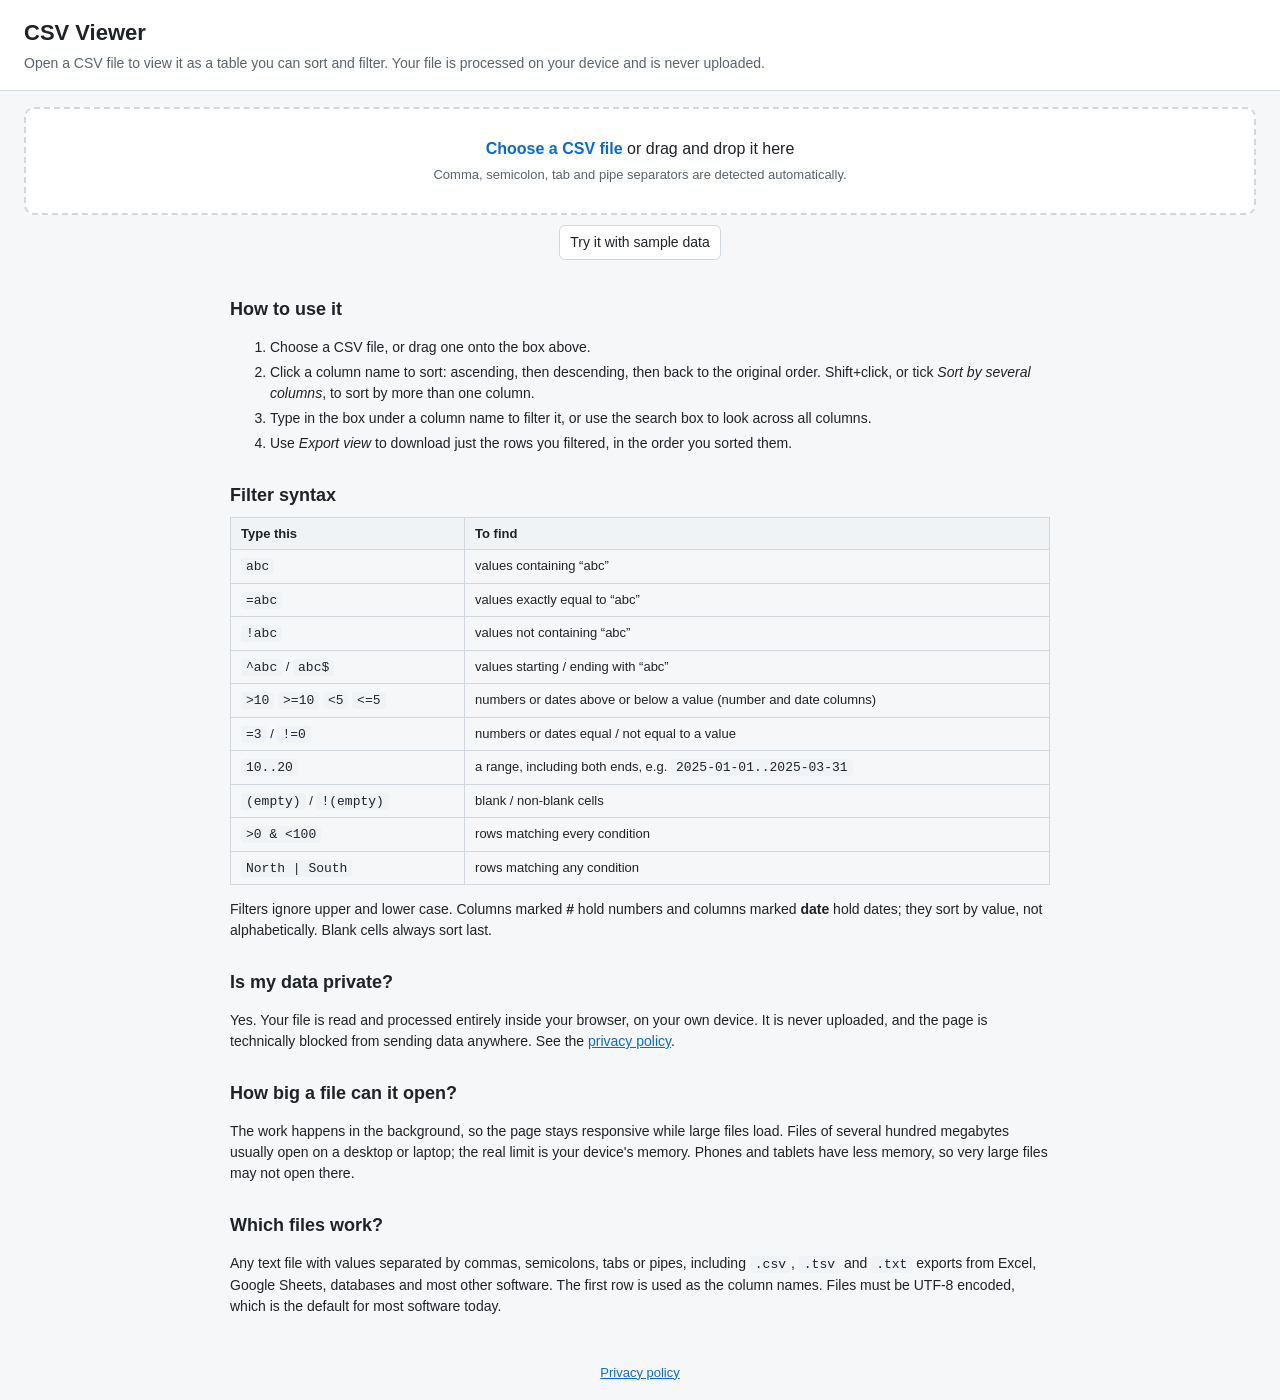
<file: index.html>
<!DOCTYPE html>
<html lang="en">
<head>
<meta charset="UTF-8">
<meta name="viewport" content="width=device-width, initial-scale=1">
<!-- connect-src 'none' means the page cannot send data anywhere: your file never leaves the browser. -->
<meta http-equiv="Content-Security-Policy" content="default-src 'self'; script-src 'self'; style-src 'self'; img-src 'self' data:; worker-src blob:; connect-src 'none'; object-src 'none'; base-uri 'none'; form-action 'none'">
<title>CSV Viewer – Open, Sort and Filter CSV Files Online (Free and Private)</title>
<meta name="description" content="Free online CSV viewer. Open large CSV files in your browser, then sort and filter any column. Your file is processed on your device and is never uploaded.">
<link rel="canonical" href="https://example.com/">
<meta name="theme-color" content="#0969da">
<link rel="icon" href="favicon.svg" type="image/svg+xml">
<link rel="apple-touch-icon" href="apple-touch-icon.png">
<link rel="manifest" href="site.webmanifest">

<meta property="og:type" content="website">
<meta property="og:site_name" content="CSV Viewer">
<meta property="og:title" content="CSV Viewer – sort and filter CSV files in your browser">
<meta property="og:description" content="Open large CSV files and sort or filter any column. Free, fast and private: your file never leaves your device.">
<meta property="og:url" content="https://example.com/">
<meta property="og:image" content="https://example.com/og-image.png">
<meta property="og:image:width" content="1200">
<meta property="og:image:height" content="630">
<meta property="og:image:alt" content="CSV Viewer showing a sortable, filterable table">
<meta name="twitter:card" content="summary_large_image">

<script type="application/ld+json">
{
  "@context": "https://schema.org",
  "@type": "WebApplication",
  "name": "CSV Viewer",
  "url": "https://example.com/",
  "description": "Free online CSV viewer that sorts and filters CSV files in the browser without uploading them.",
  "applicationCategory": "UtilitiesApplication",
  "operatingSystem": "Any",
  "browserRequirements": "Requires a modern web browser with JavaScript",
  "offers": { "@type": "Offer", "price": "0", "priceCurrency": "USD" }
}
</script>
<link rel="stylesheet" href="styles.css">
</head>
<body>
<header class="site">
  <h1>CSV Viewer</h1>
  <p class="sub">Open a CSV file to view it as a table you can sort and filter. Your file is processed on your device and is never uploaded.</p>
</header>

<main>
  <noscript><p class="error">This tool needs JavaScript. Please enable it and reload the page.</p></noscript>

  <label id="drop" class="drop">
    <input type="file" id="file" class="sr-only" accept=".csv,.tsv,.txt,text/csv,text/tab-separated-values">
    <span class="drop-title"><strong>Choose a CSV file</strong> or drag and drop it here</span>
    <span class="drop-hint" id="fileName">Comma, semicolon, tab and pipe separators are detected automatically.</span>
  </label>
  <p class="actions"><button type="button" id="sample">Try it with sample data</button></p>

  <div id="loading" class="loading" hidden>
    <progress id="bar" max="1" value="0" aria-label="Loading progress"></progress>
    <span id="loadText" aria-live="polite"></span>
    <button type="button" id="cancel">Cancel</button>
  </div>
  <p id="error" class="error" role="alert" hidden></p>
  <p id="note" class="note" hidden></p>

  <section id="viewer" aria-label="Table" hidden>
    <div class="toolbar">
      <input type="search" id="global" placeholder="Search all columns…" aria-label="Search all columns">
      <label class="check"><input type="checkbox" id="multi"> Sort by several columns</label>
      <button type="button" id="clear">Clear filters and sort</button>
      <button type="button" id="export" title="Download the filtered and sorted rows as a CSV file">Export view</button>
    </div>
    <div class="pager">
      <label>Rows per page
        <select id="pageSize">
          <option>25</option><option selected>100</option><option>500</option><option>1000</option><option>5000</option>
        </select>
      </label>
      <button type="button" id="prev" aria-label="Previous page">‹ Prev</button>
      <span id="pageInfo"></span>
      <button type="button" id="next" aria-label="Next page">Next ›</button>
    </div>
    <p class="status" aria-live="polite"><span id="statusText"></span> <span id="busy" class="busy" hidden>Working…</span></p>
    <div class="wrap">
      <table id="table">
        <thead></thead>
        <tbody></tbody>
      </table>
    </div>
    <p class="hint">Tap or click a column name to sort. Type in the box under a column name to filter. <a href="#filters">Filter help</a></p>
  </section>

  <article class="content">
    <h2>How to use it</h2>
    <ol>
      <li>Choose a CSV file, or drag one onto the box above.</li>
      <li>Click a column name to sort: ascending, then descending, then back to the original order. Shift+click, or tick <em>Sort by several columns</em>, to sort by more than one column.</li>
      <li>Type in the box under a column name to filter it, or use the search box to look across all columns.</li>
      <li>Use <em>Export view</em> to download just the rows you filtered, in the order you sorted them.</li>
    </ol>

    <h2 id="filters">Filter syntax</h2>
    <table class="syntax">
      <thead><tr><th scope="col">Type this</th><th scope="col">To find</th></tr></thead>
      <tbody>
        <tr><td><code>abc</code></td><td>values containing “abc”</td></tr>
        <tr><td><code>=abc</code></td><td>values exactly equal to “abc”</td></tr>
        <tr><td><code>!abc</code></td><td>values not containing “abc”</td></tr>
        <tr><td><code>^abc</code> / <code>abc$</code></td><td>values starting / ending with “abc”</td></tr>
        <tr><td><code>&gt;10</code> <code>&gt;=10</code> <code>&lt;5</code> <code>&lt;=5</code></td><td>numbers or dates above or below a value (number and date columns)</td></tr>
        <tr><td><code>=3</code> / <code>!=0</code></td><td>numbers or dates equal / not equal to a value</td></tr>
        <tr><td><code>10..20</code></td><td>a range, including both ends, e.g. <code>2025-01-01..2025-03-31</code></td></tr>
        <tr><td><code>(empty)</code> / <code>!(empty)</code></td><td>blank / non-blank cells</td></tr>
        <tr><td><code>&gt;0 &amp; &lt;100</code></td><td>rows matching every condition</td></tr>
        <tr><td><code>North | South</code></td><td>rows matching any condition</td></tr>
      </tbody>
    </table>
    <p>Filters ignore upper and lower case. Columns marked <strong>#</strong> hold numbers and columns marked <strong>date</strong> hold dates; they sort by value, not alphabetically. Blank cells always sort last.</p>

    <h2>Is my data private?</h2>
    <p>Yes. Your file is read and processed entirely inside your browser, on your own device. It is never uploaded, and the page is technically blocked from sending data anywhere. See the <a href="privacy.html">privacy policy</a>.</p>

    <h2>How big a file can it open?</h2>
    <p>The work happens in the background, so the page stays responsive while large files load. Files of several hundred megabytes usually open on a desktop or laptop; the real limit is your device's memory. Phones and tablets have less memory, so very large files may not open there.</p>

    <h2>Which files work?</h2>
    <p>Any text file with values separated by commas, semicolons, tabs or pipes, including <code>.csv</code>, <code>.tsv</code> and <code>.txt</code> exports from Excel, Google Sheets, databases and most other software. The first row is used as the column names. Files must be UTF-8 encoded, which is the default for most software today.</p>
  </article>
</main>

<footer class="site">
  <a href="privacy.html">Privacy policy</a>
</footer>

<script src="worker.js"></script>
<script src="app.js"></script>
</body>
</html>
</file>
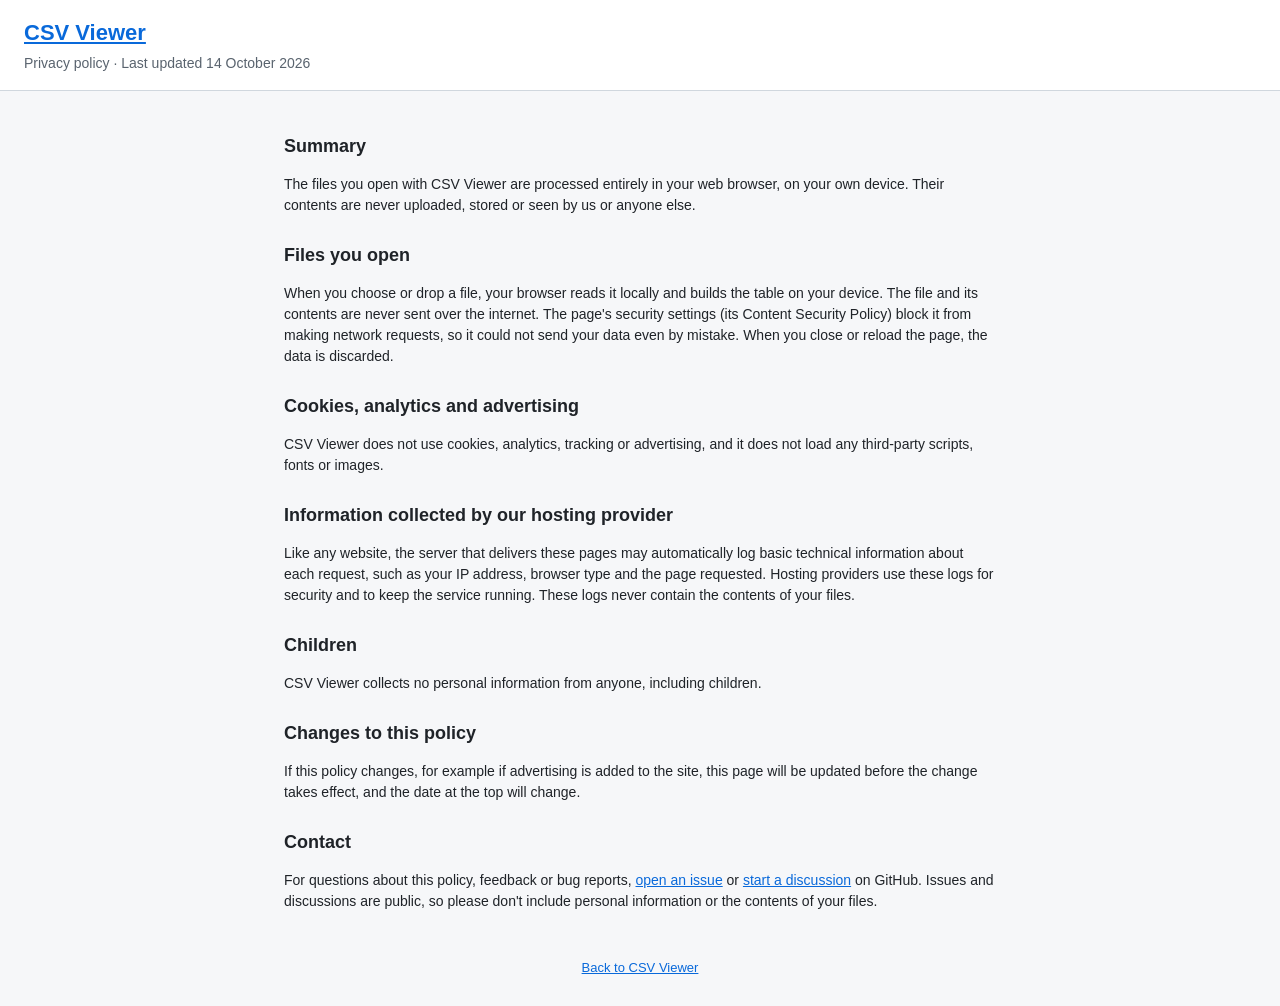
<file: privacy.html>
<!DOCTYPE html>
<html lang="en">
<head>
<meta charset="UTF-8">
<meta name="viewport" content="width=device-width, initial-scale=1">
<meta http-equiv="Content-Security-Policy" content="default-src 'self'; style-src 'self'; img-src 'self' data:; connect-src 'none'; object-src 'none'; base-uri 'none'; form-action 'none'">
<title>Privacy Policy – CSV Viewer</title>
<meta name="description" content="How CSV Viewer handles your data: files are processed on your device and never uploaded.">
<link rel="canonical" href="https://example.com/privacy.html">
<meta name="theme-color" content="#0969da">
<link rel="icon" href="favicon.svg" type="image/svg+xml">
<link rel="apple-touch-icon" href="apple-touch-icon.png">
<link rel="stylesheet" href="styles.css">
</head>
<body>
<header class="site">
  <h1><a href="./index.html">CSV Viewer</a></h1>
  <p class="sub">Privacy policy · Last updated 14 October 2026</p>
</header>

<main class="page">
  <h2>Summary</h2>
  <p>The files you open with CSV Viewer are processed entirely in your web browser, on your own device. Their contents are never uploaded, stored or seen by us or anyone else.</p>

  <h2>Files you open</h2>
  <p>When you choose or drop a file, your browser reads it locally and builds the table on your device. The file and its contents are never sent over the internet. The page's security settings (its Content Security Policy) block it from making network requests, so it could not send your data even by mistake. When you close or reload the page, the data is discarded.</p>

  <h2>Cookies, analytics and advertising</h2>
  <p>CSV Viewer does not use cookies, analytics, tracking or advertising, and it does not load any third-party scripts, fonts or images.</p>

  <h2>Information collected by our hosting provider</h2>
  <p>Like any website, the server that delivers these pages may automatically log basic technical information about each request, such as your IP address, browser type and the page requested. Hosting providers use these logs for security and to keep the service running. These logs never contain the contents of your files.</p>

  <h2>Children</h2>
  <p>CSV Viewer collects no personal information from anyone, including children.</p>

  <h2>Changes to this policy</h2>
  <p>If this policy changes, for example if advertising is added to the site, this page will be updated before the change takes effect, and the date at the top will change.</p>

  <h2>Contact</h2>
  <p>For questions about this policy, feedback or bug reports, <a href="https://github.com/atulkumar94/csv-reader/issues">open an issue</a> or <a href="https://github.com/atulkumar94/csv-reader/discussions">start a discussion</a> on GitHub. Issues and discussions are public, so please don't include personal information or the contents of your files.</p>
</main>

<footer class="site">
  <a href="./index.html">Back to CSV Viewer</a>
</footer>
</body>
</html>
</file>
<file: styles.css>
:root {
  --bg: #f6f7f9; --panel: #ffffff; --text: #1f2328; --muted: #59636e;
  --border: #d0d7de; --head: #f0f3f6; --accent: #0969da; --hover: #eef4ff; --stripe: #fafbfc;
  --danger: #cf222e; --note-bg: #fff8c5; --note-border: #d4a72c;
  color-scheme: light dark;
}
@media (prefers-color-scheme: dark) {
  :root {
    --bg: #0d1117; --panel: #161b22; --text: #e6edf3; --muted: #9198a1;
    --border: #30363d; --head: #1c2129; --accent: #4493f8; --hover: #1f2a3a; --stripe: #131820;
    --danger: #f85149; --note-bg: #2e2a1a; --note-border: #9e6a03;
  }
}
* { box-sizing: border-box; }
[hidden] { display: none !important; }
html { -webkit-text-size-adjust: 100%; }
body { margin: 0; font: 14px/1.5 -apple-system, BlinkMacSystemFont, "Segoe UI", Roboto, "Helvetica Neue", Arial, sans-serif;
       background: var(--bg); color: var(--text); }
a { color: var(--accent); }
.sr-only { position: absolute; width: 1px; height: 1px; padding: 0; margin: -1px; overflow: hidden;
           clip: rect(0 0 0 0); white-space: nowrap; border: 0; }

header.site { padding: 16px 24px; border-bottom: 1px solid var(--border); background: var(--panel); }
header.site h1 { margin: 0 0 4px; font-size: 22px; }
.sub { margin: 0; color: var(--muted); }
main { padding: 16px 24px; max-width: 1600px; margin: 0 auto; }
footer.site { padding: 16px 24px 28px; text-align: center; color: var(--muted); font-size: 13px; }

/* ---------- File picker ---------- */
.drop { display: block; border: 2px dashed var(--border); border-radius: 10px; padding: 28px 16px; text-align: center;
        background: var(--panel); cursor: pointer; transition: border-color .15s, background .15s; }
.drop.over, .drop:hover { border-color: var(--accent); background: var(--hover); }
.drop:focus-within { outline: 2px solid var(--accent); outline-offset: 2px; }
.drop strong { color: var(--accent); }
.drop-title { display: block; font-size: 16px; }
.drop-hint { display: block; margin-top: 4px; color: var(--muted); font-size: 13px; }
.actions { margin: 10px 0 0; text-align: center; }
/* Once a file is open, shrink the picker so the table gets the space. */
.has-file .drop { padding: 10px 16px; }
.has-file .drop-title { font-size: 14px; }
.has-file .actions { display: none; }

.loading { display: flex; flex-wrap: wrap; align-items: center; gap: 10px; margin-top: 14px; }
.loading progress { flex: 1 1 200px; height: 10px; accent-color: var(--accent); }
.loading span { color: var(--muted); font-size: 13px; }
.error { color: var(--danger); margin: 12px 0 0; }
.note { margin: 12px 0 0; padding: 8px 12px; border: 1px solid var(--note-border); border-radius: 6px;
        background: var(--note-bg); font-size: 13px; }

/* ---------- Controls ---------- */
input, select, button { font: inherit; color: var(--text); background: var(--panel);
        border: 1px solid var(--border); border-radius: 6px; padding: 6px 10px; }
button { cursor: pointer; }
button:hover:not(:disabled) { border-color: var(--accent); }
button:disabled { opacity: .45; cursor: default; }
:focus-visible { outline: 2px solid var(--accent); outline-offset: 1px; }

.toolbar, .pager { display: flex; flex-wrap: wrap; gap: 8px 10px; align-items: center; }
.toolbar { margin: 16px 0 8px; }
.toolbar input[type=search] { flex: 1 1 260px; min-width: 0; }
.check { display: inline-flex; align-items: center; gap: 6px; font-size: 13px; color: var(--muted); cursor: pointer; }
.check input { margin: 0; width: 16px; height: 16px; accent-color: var(--accent); }
.pager { font-size: 13px; color: var(--muted); }
.pager label { display: inline-flex; align-items: center; gap: 6px; }
.status { margin: 8px 0; color: var(--muted); font-size: 13px; }
.busy { color: var(--accent); }
.hint { color: var(--muted); font-size: 13px; }

/* ---------- Data table ---------- */
.wrap { overflow: auto; max-height: max(320px, calc(100vh - 280px)); max-height: max(320px, calc(100dvh - 280px));
        border: 1px solid var(--border); border-radius: 8px; background: var(--panel); -webkit-overflow-scrolling: touch; }
#table { border-collapse: separate; border-spacing: 0; width: max-content; min-width: 100%; }
#table th, #table td { padding: 6px 10px; border-bottom: 1px solid var(--border); white-space: nowrap; text-align: left; }
#table td { max-width: 480px; overflow: hidden; text-overflow: ellipsis; }
#table td.num { text-align: right; font-variant-numeric: tabular-nums; }
#table thead th { position: sticky; background: var(--head); z-index: 1; }
#table thead tr.names th { top: 0; cursor: pointer; user-select: none; -webkit-user-select: none; }
#table thead tr.names th:hover { color: var(--accent); }
#table thead tr.filters th { top: var(--names-h, 34px); padding: 4px 6px; }
#table th .arrow { color: var(--accent); font-size: 11px; margin-left: 4px; }
#table th .type { color: var(--muted); font-size: 10px; font-weight: normal; margin-left: 4px; }
#table thead tr.filters input { width: 100%; min-width: 90px; padding: 3px 6px; font-size: 12px; }
#table thead tr.filters input.active { border-color: var(--accent); }
#table thead tr.filters input.bad { border-color: var(--danger); background: color-mix(in srgb, var(--danger) 8%, var(--panel)); }
#table tbody tr:nth-child(even) td { background: var(--stripe); }
#table tbody tr:hover td { background: var(--hover); }
#table .rownum { color: var(--muted); text-align: right; position: sticky; left: 0; background: var(--head); z-index: 2; }
#table thead th.rownum { z-index: 3; cursor: default; }
#table td.empty { padding: 30px; text-align: center; color: var(--muted); }

/* ---------- Help content and other pages ---------- */
.content { max-width: 820px; margin: 36px auto 0; }
.content h2 { font-size: 18px; margin: 28px 0 8px; }
.content li { margin: 4px 0; }
code { background: var(--head); padding: 1px 5px; border-radius: 4px; font-size: 13px; }
table.syntax { border-collapse: collapse; width: 100%; font-size: 13px; }
table.syntax th, table.syntax td { border: 1px solid var(--border); padding: 6px 10px; text-align: left; vertical-align: top; }
table.syntax th { background: var(--head); }
table.syntax code { white-space: nowrap; }
.page { max-width: 760px; margin: 0 auto; }
.page h2 { font-size: 18px; margin: 26px 0 6px; }

/* ---------- Small screens ---------- */
@media (max-width: 640px) {
  header.site { padding: 12px 14px; }
  header.site h1 { font-size: 19px; }
  main { padding: 12px 14px; }
  .drop { padding: 22px 12px; }
  /* 16px stops iOS Safari from zooming in when a field is focused. */
  input, select, button { font-size: 16px; }
  #table thead tr.filters input { font-size: 16px; min-width: 110px; }
  .toolbar { margin-top: 12px; }
  .toolbar input[type=search] { flex-basis: 100%; }
  .toolbar .check { flex-basis: 100%; }
  .toolbar button { flex: 1 1 0; }
  .pager { justify-content: space-between; }
  .pager label { flex-basis: 100%; }
  .pager select { padding: 4px 6px; }
  .pager button { min-width: 64px; padding: 6px 8px; }
  .pager #pageInfo { font-size: 12px; }
  .wrap { max-height: 72vh; max-height: 72dvh; }
  #table th, #table td { padding: 8px 10px; }
  #table td { max-width: 260px; }
}
</file>
